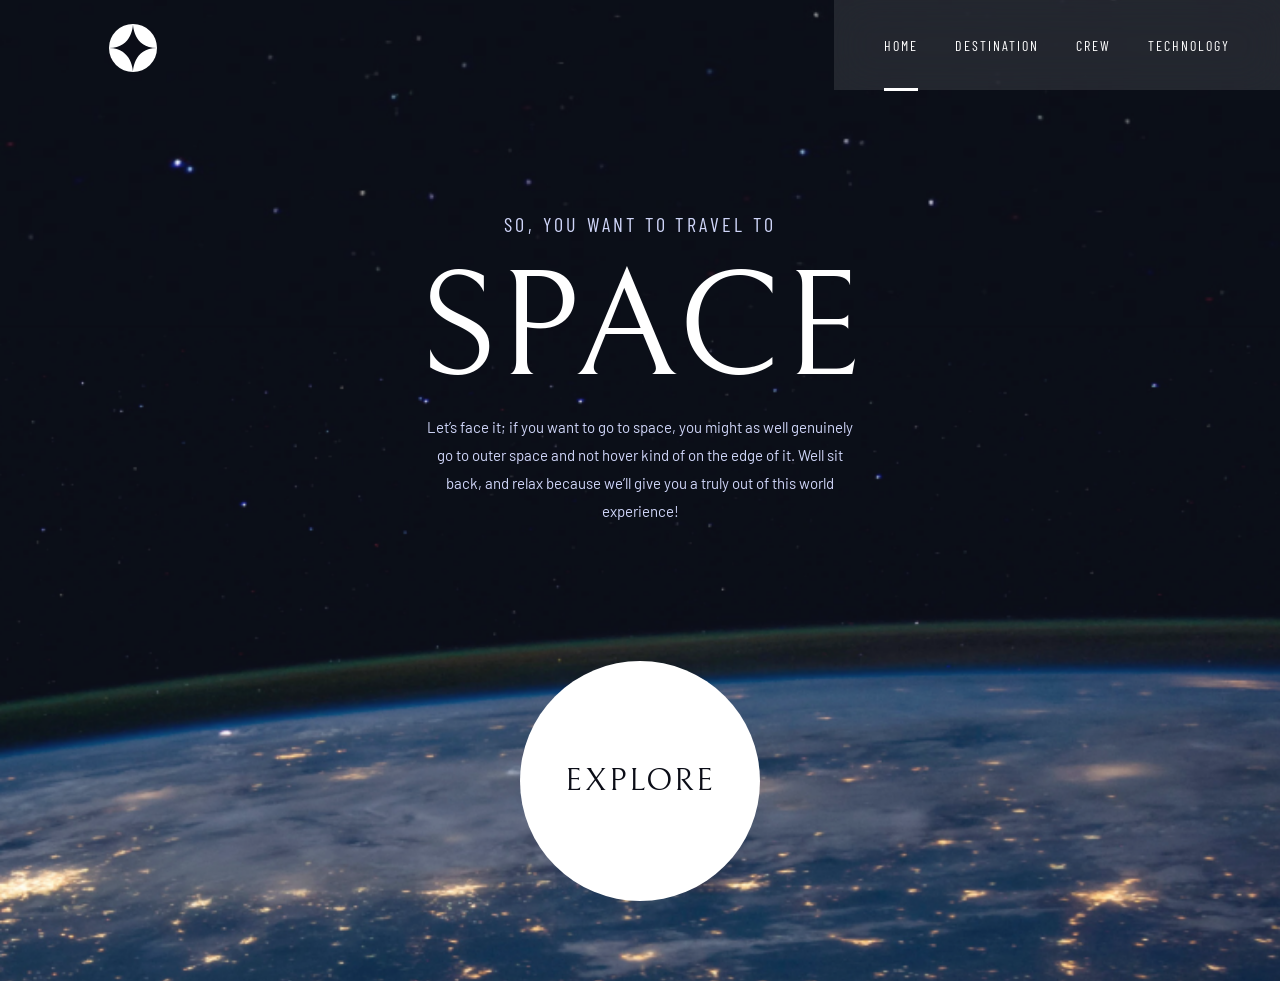
<file: index.html>
<!DOCTYPE html>
<html lang="en">
<head>
	<meta charset="UTF-8">
    <meta name="viewport" content="width=device-width, initial-scale=1.0">
    <meta name="author" content="Jules">
    <title>Space-Tourism</title>

    <link rel="stylesheet" href="css/reset.css">
	<link rel="stylesheet" href="css/helpers.css">
    <link rel="stylesheet" href="css/style.css">
</head>


<body>
	<header>
		<div class="container">
			<a href="index.html" class="logo">
                <img src="img/logo.svg" alt="Space Tourism logo">
            </a>

			<button class="burger" aria-label="Ouvrir le menu" aria-expanded="false" aria-controls="menu">
                <span></span>
                <span></span>
                <span></span>
            </button>

			<nav class="nav" id="menu">
				<ul class="nav-liste">
					<li class="nav-item"><a href="index.html" class="active"><span>00</span>HOME</a></li>
					<li class="nav-item"><a href="destination.html"><span>01</span>DESTINATION</a></li>
					<li class="nav-item"><a href="crew.html"><span>02</span>CREW</a></li>
					<li class="nav-item"><a href="techno.html"><span>03</span>TECHNOLOGY</a></li>
				</ul>
			</nav>
		</div>
	</header>

	<main>

		<section class="hero container">
			<div class="txt">
			<p class="pre-title">SO, YOU WANT TO TRAVEL TO</p>
			<h1>SPACE</h1>
			<p>Let’s face it; if you want to go to space, you might as well genuinely go to outer space and not hover kind of on the edge of it. Well sit back, and relax because we’ll give you a truly out of this world experience!</p>
			</div>
			
			<a href="destination.html" class="btn-explore">EXPLORE</a>

		</section>
		
	</main>

	<script src="js/nav.js"></script>
</body>


</html>
</file>
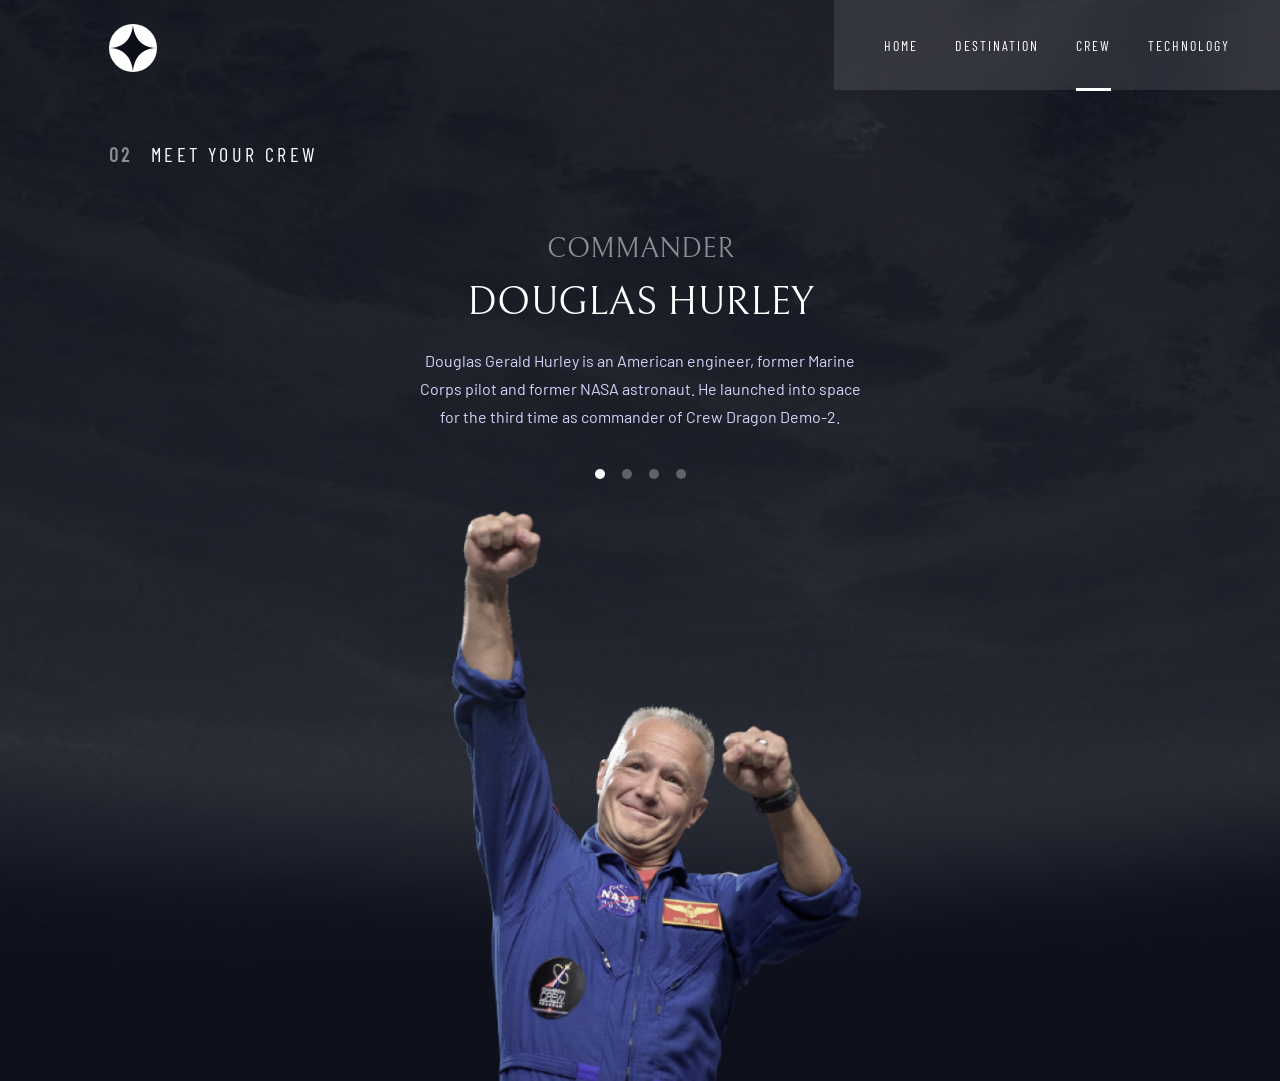
<file: crew.html>
<!DOCTYPE html>
<html lang="en">
<head>
	 <meta charset="UTF-8">
    <meta name="viewport" content="width=device-width, initial-scale=1.0">
    <meta name="author" content="Jules">
    <title>CREW</title>

<link rel="stylesheet" href="css/reset.css">
	<link rel="stylesheet" href="css/helpers.css">
    <link rel="stylesheet" href="css/style.css">
    <link rel="stylesheet" href="css/gallery.css">
</head>


<body class="page-crew">
	<header>
		<div class="container">
			<a href="index.html" class="logo">
                <img src="img/logo.svg" alt="Space Tourism logo">
            </a>

			<button class="burger" aria-label="Ouvrir le menu" aria-expanded="false" aria-controls="menu">
                <span></span>
                <span></span>
                <span></span>
            </button>

			<nav class="nav" id="menu">
				<ul class="nav-liste">
					<li class="nav-item"><a href="index.html"><span>00</span>HOME</a></li>
					<li class="nav-item"><a href="destination.html"><span>01</span>DESTINATION</a></li>
					<li class="nav-item"><a href="crew.html" class="active"><span>02</span>CREW</a></li>
					<li class="nav-item"><a href="techno.html"><span>03</span>TECHNOLOGY</a></li>
				</ul>
			</nav>
		</div>
	</header>

    <p class="pre-title container"><span>02</span>MEET YOUR CREW</p>

	<main class="container contenu-crew">
			
		    <div class="picture-crew">
			    <img src="img/douglas-d.png"  alt="photo-crew-douglas">
		    </div>

			<section class="crew-info">

<div class="crew-slider">
                    <button class="dot active" aria-label="Douglas"></button>
                    <button class="dot" aria-label="Mark"></button>
                    <button class="dot" aria-label="Victor"></button>
                    <button class="dot" aria-label="Anousheh"></button>
                </div>

			    <div class="crew-txt">
				    <h2 class="crew-role">COMMANDER</h2>
				    <h3>DOUGLAS HURLEY</h3>
			        <p>Douglas Gerald Hurley is an American engineer, former Marine Corps pilot and former NASA astronaut. He launched into space for the third time as commander of Crew Dragon Demo-2.</p>
			    </div>

		    </section>


		
	</main>

<script src="js/nav.js"></script>
	<script src="js/crew.js"></script>
	<script src="js/classes/ModalManager.js"></script>
	<script src="js/classes/DataManager.js"></script>
	<script src="js/classes/UniversalRenderer.js"></script>
	<script src="js/classes/Gallery.js"></script>
	<script src="js/gallery-init.js"></script>
	
	<!-- Gallery Button -->
	<button id="gallery-btn" class="gallery-button" style="
	    position: fixed;
	    bottom: 2rem;
	    right: 2rem;
	    background: rgba(255,255,255, 0.1);
	    border: 1px solid rgba(255,255,255, 0.3);
	    color: white;
	    padding: 1rem 2rem;
	    border-radius: 2rem;
	    cursor: pointer;
	    z-index: 100;
	">Galerie</button>
</body>


</html>
</file>
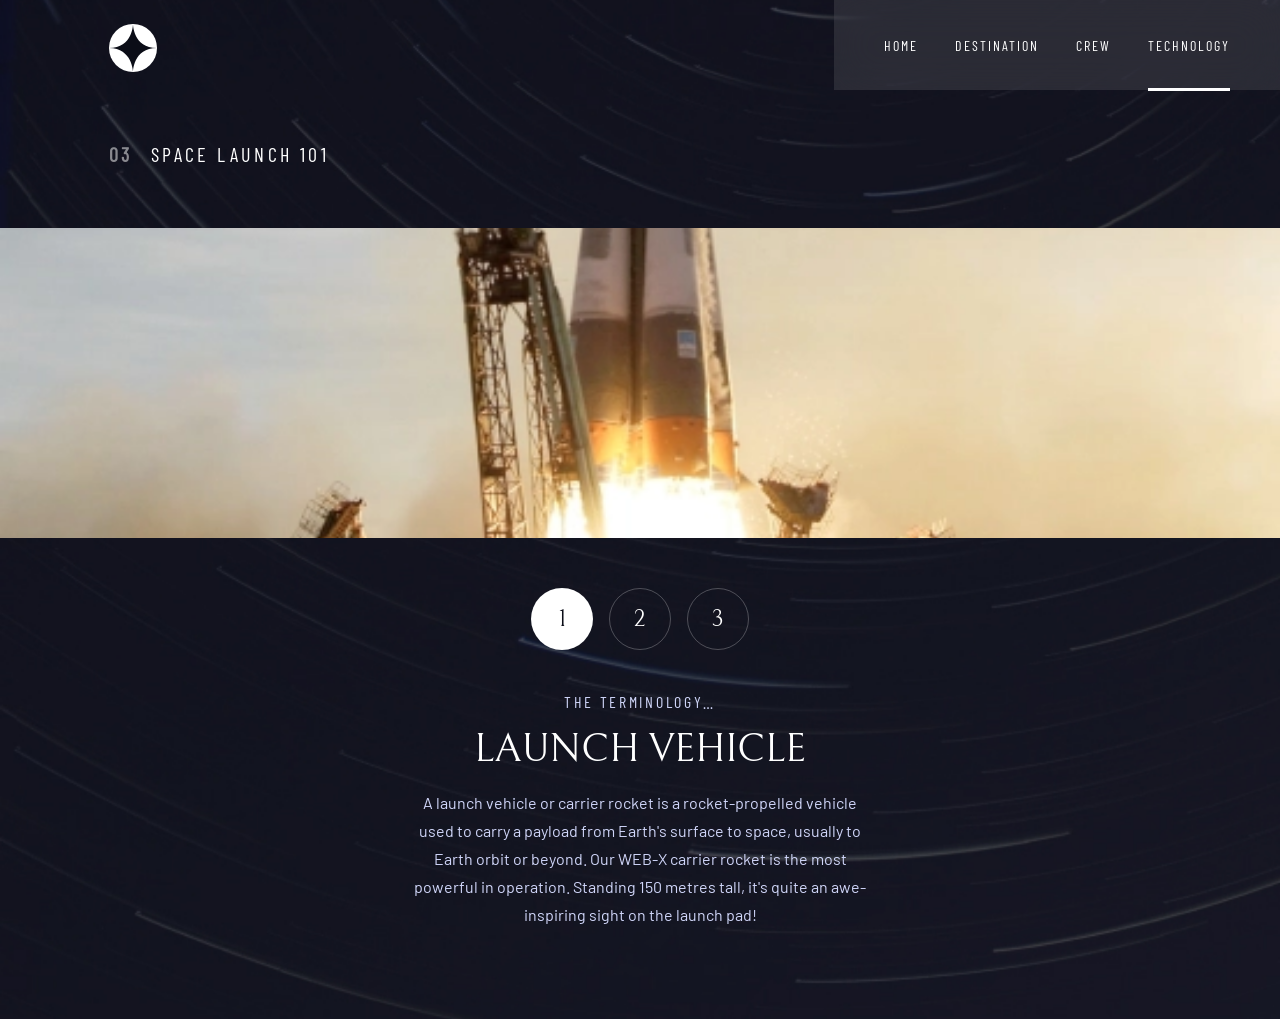
<file: techno.html>
<!DOCTYPE html>
<html lang="en">
<head>
	 <meta charset="UTF-8">
    <meta name="viewport" content="width=device-width, initial-scale=1.0">
    <meta name="author" content="Jules">
    <title>TECHNOLOGY</title>

<link rel="stylesheet" href="css/reset.css">
	<link rel="stylesheet" href="css/helpers.css">
    <link rel="stylesheet" href="css/style.css">
    <link rel="stylesheet" href="css/gallery.css">
</head>


<body class="page-techno">
	<header>
		<div class="container">
			<a href="index.html" class="logo">
                <img src="img/logo.svg" alt="Space Tourism logo">
            </a>

			<button class="burger" aria-label="Ouvrir le menu" aria-expanded="false" aria-controls="menu">
                <span></span>
                <span></span>
                <span></span>
            </button>

			<nav class="nav" id="menu">
				<ul class="nav-liste">
					<li class="nav-item"><a href="index.html"><span>00</span>HOME</a></li>
					<li class="nav-item"><a href="destination.html"><span>01</span>DESTINATION</a></li>
					<li class="nav-item"><a href="crew.html"><span>02</span>CREW</a></li>
					<li class="nav-item"><a href="techno.html" class="active"><span>03</span>TECHNOLOGY</a></li>
				</ul>
			</nav>
		</div>
	</header>


	<p class="pre-title container"><span>03</span>SPACE LAUNCH 101</p>

	<picture class="techno-img">
        <img src="img/launch.webp" alt="Image du lanceur spatial">
    </picture>

	<main class="container techno-main">

		<section class="contenu-techno">

<div class="techno-slider">
                <button class="techno-btn active" aria-label="Launch Vehicle">1</button>
                <button class="techno-btn" aria-label="Spaceport">2</button>
                <button class="techno-btn" aria-label="Space Capsule">3</button>
            </div>

			<div class="techno-txt">
				<h2 class="techno-terminology">THE TERMINOLOGY…</h2>
				<h3>LAUNCH VEHICLE</h3>
				<p>A launch vehicle or carrier rocket is a rocket-propelled vehicle used to carry a payload from Earth's surface to space, usually to Earth orbit or beyond. Our WEB-X carrier rocket is the most powerful in operation. Standing 150 metres tall, it's quite an awe-inspiring sight on the launch pad!</p>
			</div>
		</section>

	</main>

<script src="js/nav.js"></script>
	<script src="js/techno.js"></script>
	<script src="js/classes/ModalManager.js"></script>
	<script src="js/classes/DataManager.js"></script>
	<script src="js/classes/UniversalRenderer.js"></script>
	<script src="js/classes/Gallery.js"></script>
	<script src="js/gallery-init.js"></script>
	
	<!-- Gallery Button -->
	<button id="gallery-btn" class="gallery-button" style="
	    position: fixed;
	    bottom: 2rem;
	    right: 2rem;
	    background: rgba(255,255,255, 0.1);
	    border: 1px solid rgba(255,255,255, 0.3);
	    color: white;
	    padding: 1rem 2rem;
	    border-radius: 2rem;
	    cursor: pointer;
	    z-index: 100;
	">Galerie</button>
</body>


</html>
</file>
<file: css/helpers.css>
/* Débuggueur CSS  */
/* * {
  outline: 1px solid red;
} */

html {
    font-size: 62.5%; /* 1rem = 10px avec une base utilisateur de 16px */
}

/* Remove focus for mouse users */
:focus:not(:focus-visible) {
  outline: none;
}

/* Set core body defaults */
body {
  font-size: 1.6rem;
}

/* Set text selection */
::selection {
  color: #000;
  background-color: #fd0;
}

/* Set cursor pointer */
label[for],
button,
input[type="submit"],
select {
  cursor: pointer;
}

/* Remove font style on address */
address {
  font-style: normal;
}

/* Text meant only for screen readers. */
.screen-reader-text {
  clip: rect(1px, 1px, 1px, 1px);
  height: 1px;
  overflow: hidden;
  width: 1px;
  position: absolute;
  white-space: nowrap;
}

/* Image replacement technique 2012 H5BP  - https://css-tricks.com/the-image-replacement-museum/ */
.ir {
  font: 0/0 a;
  color: transparent;
  border: 0;
  text-shadow: none;
}

/* Print external URLs */
@media print {
  a[href]:not([href^='#'])::after {
    content: '('attr(href)')';
  }
}
</file>
<file: css/style.css>
/****************************
 FONTS
****************************/
@font-face {
  font-display: swap;
  font-family: 'Bellefair';
  font-style: normal;
  font-weight: 400;
  src: url('../fonts/bellefair-v15-latin-regular.woff2') format('woff2');
}

@font-face {
  font-display: swap;
  font-family: 'Barlow Condensed';
  font-style: normal;
  font-weight: 400;
  src: url('../fonts/barlow-condensed-v13-latin-regular.woff2') format('woff2');
}

@font-face {
  font-display: swap;
  font-family: 'Barlow';
  font-style: normal;
  font-weight: 400;
  src: url('../fonts/barlow-v13-latin-regular.woff2') format('woff2');
}

/****************************
 GLOBAL STYLES
****************************/
body {
  background: #0B0D17 url("../img/background-m.jpg") center/cover no-repeat;
  min-height: 100vh;
  color: #D0D6F9;
  font-family: 'Barlow', sans-serif;
  font-weight: 400;
  font-size: 1.5rem;
  
}

.container {
  padding-left: 2.4rem;
  padding-right: 2.4rem;
  max-width: 111rem;
  margin: 0 auto;
}

a {
  text-decoration: none;
  color: #fff;
}

/* Moon 3D Button */
.moon-3d-button {
  display: none !important;
  margin: 1.5rem auto 0;
  padding: 0.8rem 2rem;
  background: linear-gradient(135deg, #667eea 0%, #764ba2 100%);
  border: none;
  border-radius: 2rem;
  color: white;
  font-family: 'Barlow Condensed', sans-serif;
  font-size: 1.1rem;
  font-weight: 600;
  letter-spacing: 0.1rem;
  cursor: pointer;
  transition: all 0.3s ease;
  text-transform: uppercase;
}

/* Gallery Button */
.gallery-button {
  display: none !important;
}

.moon-3d-button:hover {
  transform: translateY(-2px);
  box-shadow: 0 8px 25px rgba(102, 126, 234, 0.4);
}

.moon-3d-button:active {
  transform: translateY(0);
}

/* Moon 3D Modal */
#moon-3d-modal {
  display: none;
  position: fixed;
  top: 0;
  left: 0;
  width: 100%;
  height: 100%;
  background: rgba(0, 0, 0, 0.9);
  z-index: 1000;
  justify-content: center;
  align-items: center;
  opacity: 0;
  transition: opacity 0.3s ease;
}

#moon-3d-modal.active {
  opacity: 1;
}

.modal-3d-content {
  background: linear-gradient(135deg, #0B0D17 0%, #1a1f3a 100%);
  border-radius: 1rem;
  width: 90%;
  max-width: 900px;
  height: 80vh;
  max-height: 700px;
  display: flex;
  flex-direction: column;
  border: 1px solid rgba(255, 255, 255, 0.1);
  box-shadow: 0 20px 60px rgba(0, 0, 0, 0.5);
}

.modal-3d-header {
  display: flex;
  justify-content: space-between;
  align-items: center;
  padding: 1.5rem 2rem;
  border-bottom: 1px solid rgba(255, 255, 255, 0.1);
}

.modal-3d-header h3 {
  color: white;
  font-family: 'Bellefair', serif;
  font-size: 2rem;
  margin: 0;
}

.modal-3d-close {
  background: none;
  border: none;
  color: #D0D6F9;
  font-size: 2.5rem;
  cursor: pointer;
  padding: 0;
  width: 40px;
  height: 40px;
  display: flex;
  align-items: center;
  justify-content: center;
  border-radius: 50%;
  transition: all 0.3s ease;
}

.modal-3d-close:hover {
  background: rgba(255, 255, 255, 0.1);
  color: white;
}

.moon-3d-container {
  flex: 1;
  width: 100%;
  position: relative;
}

.controls-info {
  padding: 1rem 2rem;
  background: rgba(0, 0, 0, 0.3);
  text-align: center;
  font-size: 0.9rem;
  color: #D0D6F9;
  border-top: 1px solid rgba(255, 255, 255, 0.1);
}


/****************************
 TYPOGRAPHY
****************************/

 p {
  line-height: 2.5rem ;
}

.pre-title {
  font-family: 'Barlow Condensed', sans-serif;
  font-size: 1.6rem;
  letter-spacing: 0.27rem;
  padding-top: 1.5rem;
  padding-bottom: 2.5rem;
  text-align: center;
  color:#fff;
}

.txt .pre-title{
  color:#D0D6F9;
  padding-top: 2rem;
  padding-bottom: 1rem;
}

.pre-title span {
  padding-right: 1.8rem;
  font-weight: 700;
  opacity: 0.5;
}

h1 {
  font-family: 'Bellefair', serif;
  color: #fff;
  font-weight: 400;
  font-size: 8rem;
}

ul li {
  list-style: none;
}


/****************************
 HEADER
****************************/
header .container {
  display: flex;
  justify-content: space-between;
  align-items: center;
  font-family: 'Barlow Condensed', sans-serif;
  padding-top: 2.4rem;
}

/* --- Bouton burger --- */
.burger {
  display: flex;
  flex-direction: column;
  align-items: center;
  justify-content: center;
  gap: 0.6rem;
  width: 2.4rem;
  height: 3rem;
  background: none;
  border: none;
  padding: 0;
  z-index: 50;
  cursor: pointer;
}

.burger span {
  display: block;
  width: 100%;
  height: 0.3rem;
  background: #D0D6F9;
  transition: all 0.4s ease;
}

/* --- Animation du burger en croix --- */
.burger.active span:nth-child(1) {
  transform: translateY(8.5px) rotate(45deg);
  background-color: #fff;
}

.burger.active span:nth-child(2) {
  opacity: 0;
}

.burger.active span:nth-child(3) {
  transform: translateY(-8.5px) rotate(-45deg);
  background-color: #fff;
}

/****************************
 NAVIGATION MOBILE
****************************/
.nav {
  position: fixed;
  top: 0;
  right: 0;
  width: 70%;
  height: 100vh;
  background: rgba(255, 255, 255, 0.1); /* un peu plus opaque */
  -webkit-backdrop-filter: blur(20px); /* compatibilité iOS Safari */
  backdrop-filter: blur(20px);
  padding: 12rem 3rem;
  transform: translateX(100%);
  transition: transform 0.4s ease;
  display: flex;
  flex-direction: column;
  z-index: 40;
}

.nav.open {
  transform: translateX(0);
}

.nav-liste {
  display: flex;
  flex-direction: column;
  gap: 3.2rem;
}

.nav-item a {
  font-family: 'Barlow Condensed', sans-serif;
  color: #fff;
  letter-spacing: 0.27rem;
  text-transform: uppercase;
  font-size: 1.6rem;
  font-weight: 400;
}

.nav-item a span {
  font-weight: 700;
  margin-right: 0.8rem;
  opacity: 0.5;
}

/****************************
 HERO
****************************/
.hero {
  display: flex;
  flex-direction: column;
  align-items: center;
  justify-content: center;
  text-align: center;
  max-width: 38rem;
  gap: 1.6rem;
  padding-top: 4.8rem;
}

.btn-explore {
  margin: 7rem 0 5rem;
  display: flex;
  align-items: center;
  justify-content: center;
  width: 15rem;
  height: 15rem;
  background-color: #fff;
  border-radius: 50%;
  flex: 0 0 15rem;
}

.hero a {
  font-family: 'Bellefair', serif;
  font-weight: 400;
  font-size: 2rem;
  letter-spacing: 0.12rem;
  color: #0B0D17;
}

/* ----------------------------------------------------------- */
/* PAGE DESTINATION */
/* ----------------------------------------------------------- */

body.page-destination {
  background-image: url("../img/background-desti-m.jpg") ;
}

.img-lune img{
  width: 17rem;
  height: 17rem;
  transition: transform 0.6s ease;
  transform-style: preserve-3d;
}

.img-lune img:hover {
  transform: rotateY(10deg) rotateX(-5deg) scale(1.05);
}


.contenu-destination {
  display: flex;
  flex-direction: column;
  justify-content: center;
  text-align: center;
}

.img-lune img {
  display: inline-block;
  margin: 0 auto;
  animation: float3d 8s ease-in-out infinite;
}

@keyframes float3d {
  0%, 100% {
    transform: rotateY(0deg) translateY(0px);
  }
  25% {
    transform: rotateY(5deg) translateY(-5px);
  }
  50% {
    transform: rotateY(0deg) translateY(-8px);
  }
  75% {
    transform: rotateY(-5deg) translateY(-5px);
  }
}

/* Animation de changement de destination */
.img-lune img.changing {
  animation: planetChange 0.6s ease-in-out;
}

@keyframes planetChange {
  0% {
    transform: rotateY(0deg) scale(1);
    opacity: 1;
  }
  50% {
    transform: rotateY(90deg) scale(0.8);
    opacity: 0.5;
  }
  100% {
    transform: rotateY(0deg) scale(1);
    opacity: 1;
  }
}

.nav-destination .liste-destination {
  display :flex;
  flex-direction: row;
  gap: 2.6rem;
  justify-content: center;
  padding-top: 2.6rem;
}

.item-destination .desti-btn {
  all: unset; 
  position: relative;
  cursor: pointer;
  font-family: 'Barlow Condensed';
  font-style: normal;
  font-weight: 400;
  color: #D0D6F9;
  font-size: 1.4rem;
  letter-spacing: 0.27rem;
  text-transform: uppercase;
  transition: color 0.3s ease;
}

/* Gestion deu before/active du nav destination  */
.item-destination .desti-btn::before {
  content: "";
  position: absolute;
  bottom: -1.5rem;
  left: 0;
  right: 0;
  height: 0.3rem;
  background-color: #fff;
  transform: scaleX(0);
  opacity: 0;
  transform-origin: center;
  transition: transform 0.3s ease, opacity 0.3s ease;
}

.item-destination .desti-btn:hover::before {
  transform: scaleX(1);
  opacity: 0.5;
  bottom: -1.5rem;
}
 /* Bouton actif : texte blanc */
.item-destination .desti-btn.active {
  color: #fff;
}

/* Soulignement visible quand actif */
.item-destination .desti-btn.active::before {
  transform: scaleX(1);
  opacity: 1;
}



  .txt-destination h2{
    font-family: 'Bellefair';
    font-style: normal;
    font-weight: 400;
    font-size: 5.6rem;
    padding-top: 2rem;
    color: #fff;
    
  }

  .txt-destination p {
   position: relative;
   padding-bottom: 2rem;
   font-size: 1.5rem;
   font-family: 'Barlow';
   font-style: normal;
   font-weight: 400;
  }

  .txt-destination p::before{
    content: "";
    position: absolute;
    bottom: -1rem; 
    left: 0;
    right: 0;
    height: 0.1rem;
    background-color: #fff;
    opacity: 0.5;
  }

  .description-destination {
    padding-top: 2rem;
    padding-bottom: 2rem;

  }
  
  .description-destination ul {
 
  padding: 0;          
  text-align: center;    
}

  .description-destination li:nth-child(1){
    
    font-family: 'Barlow Condensed';
    font-style: normal;
    font-weight: 400;
    font-size: 1.4rem;
    letter-spacing: 0.23rem;
    padding-bottom: 1rem;
  }

  .description-destination li:nth-child(2){
    color:#fff;
    font-family: 'Bellefair';
    font-style: normal;
    font-weight: 400;
    font-size: 2.8rem;
    padding-bottom: 2rem;
  }


/* ----------------------------------------------------------- */
/* PAGE CREW */
/* ----------------------------------------------------------- */

body.page-crew {
  background-image: url("../img/background-crew-m.jpg") ;
}

.crew-txt{
  text-align: center;
}

.crew-txt .crew-role {
  font-family: 'Bellefair';
  font-style: normal;
  font-weight: 400;
  font-size: 1.6rem;
  color: #fff;
  opacity: 0.5;
  padding-bottom: 0.2rem;
}

.crew-txt h3{
  font-family: 'Bellefair';
  font-style: normal;
  font-weight: 400;
  font-size: 2.4rem;
  color: #fff;
  padding-bottom: 1.5rem;
}

.crew-txt p{
  font-size: 1.5rem;
  padding-bottom: 5rem;
  font-weight: 400;
}

.contenu-crew {
  display: flex;
  flex-direction: column;
  justify-content: center;
  align-items: center;
}


.picture-crew  {
  position: relative;
  width: 17.7rem;
  height: 25rem;
  padding-top: 1rem;
}

.picture-crew::before {
  content: "";
  position: absolute;
  bottom: 2rem;
  left: 50%; 
  transform: translateX(-50%);
  width: 32.7rem;    
  height: 0.1rem;
  background-color: #383B4B;
  opacity: 1;
}

/* Style slider */
.crew-slider {
  display: flex;
  justify-content: center;
  gap: 1.7rem;
  padding-top: 1.3rem;
  padding-bottom: 3rem;
}

.dot {
  all: unset; /* supprime tout le style par défaut du bouton */
  display: block; /* comme un élément normal */
  width: 1rem;
  height: 1rem;
  border-radius: 50%;
  background-color: white;
  opacity: 0.3;
  cursor: pointer;
  transition: opacity 0.3s ease;
}

.dot.active {
  opacity: 1;
}

.dot:hover {
  opacity: 0.7;
}

/* !!!!Ajustement images mobile crew issu de js */
.crew-mark  {
  width: 15.3rem;
  height: 22.2rem;
  transform: translateY(-0.3rem)
}

.crew-victor {
  width: 18rem;
  height: 22.2rem;
  transform: translateY(-0.3rem)
}

/* Quand Anousheh est active, on élargit la boîte picture-crew */
.picture-crew:has(.crew-anousheh) {
  width: 22.6rem;
} 

.crew-anousheh  {
  width: 22.6rem;
  height: 22.3rem;
  transform: translateY(-0.4rem);
}

/* !!!! ANIMATION crew.js !!!! */

/* Transition de base du texte */
.crew-slide {
  transition: transform 1s ease-in-out, opacity 0.8s ease;
  will-change: transform, opacity;
}

/* Sorties du texte */
.crew-slide.out-left {
  transform: translateX(-100%);
  opacity: 0;
}

.crew-slide.out-right {
  transform: translateX(100%);
  opacity: 0;
}

/* Entrées du texte */
.crew-slide.in-left {
  animation: slideInLeft 1s ease forwards;
}

.crew-slide.in-right {
  animation: slideInRight 1s ease forwards;
}

/* Keyframes texte */
@keyframes slideInLeft {
  from {
    transform: translateX(-100%);
    opacity: 0;
  }
  to {
    transform: translateX(0);
    opacity: 1;
  }
}

@keyframes slideInRight {
  from {
    transform: translateX(100%);
    opacity: 0;
  }
  to {
    transform: translateX(0);
    opacity: 1;
  }
}

/* === Image === */

/* Transition douce d’opacité */
.picture-crew img {
  transition: opacity 0.6s ease;
}

/* Disparition progressive */
.fade-out {
  opacity: 0;
}

/* Réapparition fluide */
.fade-in {
  opacity: 1;
  transition: opacity 0.8s ease;
}



/* ----------------------------------------------------------- */
/* PAGE TECHNOLOGY */
/* ----------------------------------------------------------- */

body.page-techno {
  background-image: url("../img/background-techno-m.jpg") ;
}

.contenu-techno {
  display: flex;
  flex-direction: column;
  justify-content: center;
  align-items: center;
}

.techno-txt{
text-align: center;
}


.techno-img {
  width: 100%;
  height: 17rem;      /* hauteur fixe de la fenêtre de cadrage */
  overflow: hidden;   /* cache ce qui dépasse */
  position: relative;
}

.techno-img img {
  width: 100%;
  height: 100%;       /* l’image remplit le bloc */
  object-fit: cover;  /* rogne au lieu de déformer */
  object-position: center 70%; /* déplace le cadrage vertical (ajuste selon ton image) */
  display: block;
}


.techno-slider {
  display: flex;
  flex-direction: row;
  align-items: center;
  gap: 1.6rem;
  padding-top: 4rem;
  padding-bottom: 3.7rem;
}

.techno-btn {
  all: unset;
  width: 4rem;
  height: 4rem;
  border-radius: 50%;
  border: 1px solid rgba(255, 255, 255, 0.25);
  font-family: 'Bellefair', serif;
  font-size: 1.6rem;
  color: white;
  text-align: center;
  display: flex;
  align-items: center;
  justify-content: center;
  cursor: pointer;
  transition: all 0.3s ease;
}

.techno-btn.active {
  background-color: white;
  color: #0b0d17;
}

.techno-btn:hover {
  border-color: white;
}

.techno-txt h2{
  font-family: 'Barlow Condensed';
  font-style: normal;
  font-weight: 400;
  font-size: 1.4rem;
  letter-spacing: 2.36px;
  padding-bottom: 0.5rem;
}

.techno-txt h3{
  font-family: 'Bellefair';
  font-style: normal;
  font-weight: 400;
  font-size: 2.4rem;
  color:#fff;
  padding-bottom: 1rem;
}

.techno-txt p {
  font-size: 1.5rem;
  letter-spacing: 0;
  max-width: 32.7rem;
  padding-bottom: 8rem;
}

/* !!!!ANIMATION techno.js!!!!! */

/* Animation horizontale */
.techno-slide {
  transition: transform 1.2s ease-in-out, opacity 0.8s ease;
}

.techno-slide.out-left {
  transform: translateY(120vw);
  opacity: 0;
}

.techno-slide.out-right {
  transform: translateY(-120vw);
  opacity: 0;
}

.techno-slide.in {
  transform: translateY(0);
  opacity: 1; 
}


.techno-img img {
  transition: opacity 0.4s ease;
}




/* Version tablette */

@media (min-width: 768px) {

 body {
  background: #0B0D17 url("../img/background-t.jpg") center center / cover
   no-repeat;
}

  .burger {
    display: none;
  }

  header {
    position: relative;
    height: 9rem;
    
  }

  .nav {
    position: absolute; 
    transform: none;
    width: auto; /* ✅ réinitialisation */
    height: 100%;
    padding: 0 5rem;
    flex-direction: row;
    align-items: center;
    justify-content: center;
  }
  
  .nav-item span {
    display: none;
  }

  .nav-liste {
    flex-direction: row;
    gap: 3.7rem;
    justify-content: space-between;
    align-items: center;
  }

  .nav-item a {
    font-size: 1.4rem;
    letter-spacing: 0.2rem;
    text-transform: uppercase;
    display: inline-block;
    position: relative;
    color: #fff;
  }

  /* Trait sous le lien actif */
  .nav-item a.active::before {
    content: "";
    position: absolute;
    bottom: -3.5rem; 
    left: 0;
    right: 0;
    height: 0.3rem;
    background-color: #fff;
  }

  .hero {
    max-width: 46.5rem;
    padding-top: 10rem;
  }

  .pre-title {
    font-size: 2rem;
    letter-spacing: 0.34rem;
  }

  .page-destination .pre-title,
  .page-crew .pre-title,
  .page-techno .pre-title {
     text-align: left;
     padding-top: 5rem;
     padding-bottom: 6rem;
  }

  h1 {
    font-size: 15rem;
    margin-top: -3rem;
    margin-bottom: -3rem;
  }

  .btn-explore {
  margin: 12rem 0 8rem;
  width: 24rem;
  height: 24rem;
  flex: 0 0 24rem;
  }

  .hero a {
    font-size: 3.2rem;
    letter-spacing: 0.2rem;
  }

  .logo img {
    content: url("../img/logo-big.svg");
  }

   p {
  line-height: 2.8rem ;
}


/* ----------------------------------------------------------- */
/* PAGE DESTINATION Tablette*/
/* ----------------------------------------------------------- */

body.page-destination {
  background-image: url("../img/background-desti-t.jpg") ;
}

.img-lune img{
  width: 30rem;
  height: 30rem;
}


.nav-destination .liste-destination {
  gap: 3.5rem;
}

.item-destination .desti-btn {
  font-size: 1.6rem;
}

.txt-destination h2 {
  font-size: 8rem;
  padding-top: 3rem;
}

.txt-destination p {
   padding-bottom: 3.5rem;
   font-size: 1.6rem;
   max-width: 57rem;
   margin:0 auto
  }

.item-destination .desti-btn.active::before {
  bottom: -1.5rem;
}


.description-destination {
    padding-top: 3rem;
    padding-bottom: 3rem;
    display: flex;
    flex-direction: row;
    justify-content: space-around;
    max-width: 56rem;
    margin: 0 auto;

  }

.description-destination li:nth-child(1){
    
    font-family: 'Barlow Condensed';
    font-style: normal;
    font-weight: 400;
    font-size: 1.4rem;
    letter-spacing: 0.23rem;
    
  }

.description-destination li:nth-child(2){
    color:#fff;
    font-family: 'Bellefair';
    font-style: normal;
    font-weight: 400;
    font-size: 2.8rem;
  }


/* ----------------------------------------------------------- */
/* PAGE CREW Tablette*/
/* ----------------------------------------------------------- */

body.page-crew {
  background-image: url("../img/background-crew-t.jpg") ;
}

.contenu-crew {
  display: flex;
  flex-direction: column-reverse;
  justify-content: flex-end;
}

.crew-info {
  display: flex;
  flex-direction: column-reverse;
}

.crew-txt .crew-role {
  font-size: 2.8rem;
  
}

.crew-txt h3 {
  font-size: 4rem;
}

.crew-txt p {
  font-size: 1.6rem;
  max-width: 45.8rem;
  padding-bottom: 2.5rem;
}

.crew-slider {
  padding-bottom: 3rem;
}

.picture-crew {
    width: 45.6rem;
    height: 57.2rem;
  }

.picture-crew img {
   
    position: absolute;
    bottom: 0;
    left: 50%;
    transform: translateX(-50%);
    width: 45.6rem;
    height: 57.2rem;

  }

.picture-crew::before {
    display: none;
  }

  /* !!!!Ajustement images/txt tablette crew issu de js */

/* Quand Anousheh est active, on élargit la boîte picture-crew */
.picture-crew:has(.crew-anousheh) {
  width: 54rem;
} 

/* Ajustement visuel spécifique Anousheh */
.picture-crew .crew-anousheh {
  width: auto;
  height: auto;
}

/* Exception widht Mark */
.picture-crew:has(.crew-mark) ~ .crew-info .crew-txt p {
  max-width: 52rem;
}

/* Exception widht Victor */
.picture-crew:has(.crew-victor) ~ .crew-info .crew-txt p {
  max-width: 59rem;
}

/* Exception widht Anousheh */
.picture-crew:has(.crew-anousheh) ~ .crew-info .crew-txt p {
  max-width: 53rem;
}


/* ----------------------------------------------------------- */
/* PAGE TECHNOLOGY Tablette*/
/* ----------------------------------------------------------- */

body.page-techno {
  background-image: url("../img/background-techno-t.jpg") ;
}

.techno-slider {
  padding-top: 5rem;
  padding-bottom: 4rem;
}

.techno-btn {
  width: 6rem;
  height: 6rem;
  font-size: 2.4rem;
}


.techno-txt h2{
  font-size: 1.6rem;
  letter-spacing: 2.7px;
}

.techno-txt h3{
  font-size: 4rem;
}

.techno-txt p {
  font-size: 1.6rem;
  max-width: 45.8rem;
  padding-bottom: 9rem;
}

.techno-img {
  width: 100vw;
  height: 31rem;
  overflow: hidden;
  position: relative;

  /* Sort visuellement du container */
  left: 50%;
  right: 50%;
  margin-left: -50vw;
  margin-right: -50vw;
}

.techno-img img {
  width: 100%;
  height: 100%;
  object-fit: cover;
  object-position: bottom 50%; /* Ajuste le cadrage */
  display: block;
}
}



@media (min-width: 1440px) {

  html {
    overflow-x: hidden;
  }
  body {
    background-image: url(../img/background-d.jpg); 
  }

  .moon-3d-button.visible {
    display: block !important;
    position: fixed;
    bottom: 7rem;
    right: 2rem;
    z-index: 100;
    margin: 0;
    padding: 1rem 2rem;
    border-radius: 2rem;
    background: rgba(255, 255, 255, 0.1);
    border: 1px solid rgba(255, 255, 255, 0.3);
    font-size: 1.1rem;
  }

  .gallery-button {
    display: block !important;
  }

  .pre-title {
    font-size: 2.8rem;
    letter-spacing: 0.47rem;
  }

  p {
    font-size: 1.8rem;
    line-height: 3.2rem;
  }

  .hero {
    flex-direction: row;
    max-width: 111rem;
    align-items: center;
    justify-content: space-between;
    margin: 0 auto;
    padding-top: 15rem;
    padding-bottom: 13rem;
  }

  .txt {
    max-width: 45rem;
    display: flex;
    flex-direction: column;
    justify-content: flex-end;
    gap: 2.4rem;
    text-align: left;
  }

.btn-explore {
  position: relative;
  z-index: 1;
  margin-bottom: 2.4rem;
  background-color: #fff;
  color: #0B0D17;
  border-radius: 50%;
  display: flex;
  align-items: center;
  justify-content: center;
  width: 27rem;
  height: 27rem;
  flex: 0 0 27rem;
  font-family: 'Bellefair', serif;
  font-size: 3.2rem;
  letter-spacing: 0.2rem;
  transition: transform 0.3s ease;
  isolation: isolate; 
}

/* Cercle translucide pour le halo */
.btn-explore::before {
  content: "";
  position: absolute;
  inset: 0;
  background: rgba(255, 255, 255, 0.15);
  border-radius: 50%;
  transform: scale(0);
  transition: transform 0.6s ease;
  z-index: -1; 
  will-change: transform;
}

/* Effet hover */
.btn-explore:hover::before {
  transform: scale(1.65);
  opacity: 1;
}

/* HEADER */

header {
  margin-top: 4rem;
}

.nav {
  left : 50%
}

.nav-liste {
  gap : 4.8rem;
}

.nav-item {
  font-size: 1.6rem;
}

.nav-item span {
  display: inline;
  margin-right: 1rem;
}

.nav-item a.active::before {
    bottom: -3.4rem; 
}

.logo img {
  transform: translateX(-15.4rem);
}

/* BEFORE header */
header::before {
  content: "";
  position: absolute;
  top: 50%; 
  left: calc(50% - 53.5rem); 
  width: 56rem; 
  height: 1px;
  background-color: rgba(255, 255, 255, 0.25);
  transform: translateY(-50%);
  z-index: 100;
}

/* BEFORE nav hover */
.nav-item a::before {
  content: "";
  position: absolute;
  bottom: -3.4rem;
  left: 0;
  right: 0;
  height: 0.3rem;
  background-color: white;
  opacity: 0.5;
  transform: scaleX(0);
  transform-origin: center;
  transition: transform 0.3s ease, background-color 0.3s ease;
}

/* Apparition au survol */
.nav-item a:hover::before {
  transform: scaleX(1);
}

/* Renforcement du active */
.nav-item a.active::before {
  background-color: #fff;
  transform: scaleX(1);
  opacity : 1;
}

/* ----------------------------------------------------------- */
/* PAGE DESTINATION Desktop*/
/* ----------------------------------------------------------- */

body.page-destination {
  background-image: url("../img/background-desti-d.jpg");
}

.img-lune img{
  width: 44rem;
  height: 44rem;
}


.pre-title span {
  padding-right: 2.8rem;
}

.txt-destination h2{
  font-size: 10rem;
  padding-top: 3.7rem;
}

.txt-destination p{
  font-size: 1.8rem;
  padding-bottom: 6.4rem;
}

.contenu-destination {
  padding-top: 5rem;
  flex-direction: row;
  justify-content: space-between;
  text-align: left;
  align-items: center;
  gap: 5rem;
  padding-bottom: 6rem;
}

.txt-destination {
  max-width: 44.5rem;
  text-align: left;
  align-items: flex-start;
}

.nav-destination .liste-destination {
  display: flex;
  justify-content: flex-start; 
  text-align: left;
  width: 100%;
  padding-left: 0; 
}

.description-destination {
  display: flex;
  justify-content: flex-start;
  text-align: left;
  gap: 7.9rem;
  width: 100%;
}

.description-destination ul {
  text-align: left;
  margin: 0;
  padding: 0;
}


.txt-destination p::before{
    bottom: -0.5rem; 
  }

/* ----------------------------------------------------------- */
/* PAGE CREW Desktop*/
/* ----------------------------------------------------------- */

body.page-crew {
  background-image: url("../img/background-crew-d.jpg");
  overflow: hidden;
}

/* ===== Layout général ===== */
.contenu-crew {
  display: flex;
  flex-direction: row-reverse;
  justify-content: space-between;
  align-items: flex-start;
  gap: 8rem;
  padding-top: 0;
}

.picture-crew {
  position: relative;
  flex: 1;
  display: flex;
  justify-content: flex-start;
  align-items: flex-end;
  transform: scale(1.15, 1.08);
}

.picture-crew img {
  position: absolute;
  bottom: 0;
  left: 20%;
  width: auto;
  height: auto;
  max-height: 100rem;
  object-fit: contain;
  transform: none;
}

/* ===== Texte ===== */
.crew-txt {
  text-align: left;
}

.crew-txt .crew-role {
  font-size: 3.2rem;
  padding-top: 10rem;
}

.crew-txt h3 {
  font-size: 5.6rem;
}

.crew-txt p {
  font-size: 1.8rem;
  padding-bottom: 9rem;
}

.crew-slider {
  justify-content: flex-start;
  padding-bottom: 0;
}

.dot {
  width: 1.5rem;
  height: 1.5rem;
}

/* ===== Ajustements spécifiques ===== */

/* Textes spécifiques */
.picture-crew:is(:has(.crew-mark), :has(.crew-victor), :has(.crew-anousheh))
  ~ .crew-info
  .crew-txt
  p {
  max-width: 44rem;
}

/* --- Douglas (valeurs par défaut) --- */

/* --- Mark --- */
.picture-crew img.crew-mark {
  height: 65.4rem;
  bottom: -5.8rem;
  left: 0;
}

/* --- Victor --- */
.picture-crew img.crew-victor {
  height: 55rem;
  left: 25%;
}

.picture-crew:is(:has(.crew-victor))
  ~ .crew-info
  .crew-txt
  p {
  padding-bottom: 5.8rem;
}

/* --- Anousheh --- */
.picture-crew img.crew-anousheh {
  height: 60.7rem;
  bottom: -3rem;
  left: 25%;
  transform: scale(1.15);
}



/* ----------------------------------------------------------- */
/* PAGE TECHNOLOGY - DESKTOP */
/* ----------------------------------------------------------- */

body.page-techno {
  background-image: url("../img/background-techno-d.jpg");
  position : relative;
  overflow-x: hidden;
}

.page-techno .pre-title {
  padding-bottom: 13rem;
}

.techno-main {
  position: relative;
  display: flex;
  align-items: center;
  justify-content: space-between;
 
}

.contenu-techno {
  flex-direction: row;
  justify-content: flex-start;
  align-items: center;
  gap: 8rem;
}

.techno-txt {
  text-align: left;
  display: flex;
  flex-direction: column;
}

.techno-img {
  position: absolute;
  transform: translateX(200%);
  width: 51.5rem;     
  height: 52.7rem;    
  padding: 0;
  top : 40%;

  padding-bottom: 6rem;
}


.techno-img img {
  object-fit: cover;
  display: block;
  padding: 0;
  object-position: center 45%;
}


/* SLIDER & TEXTE */
.techno-slider {
  flex-direction: column;
  align-items: center;
  gap: 3.2rem;
  padding: 0;
}

.techno-btn {
  width: 8rem;
  height: 8rem;
  border-radius: 50%;
  font-size: 3.2rem;
}

.techno-txt h3 {
  font-size: 5.6rem;
  padding-bottom: 1.3rem;
}

.techno-txt p {
  max-width: 39.5rem;
  padding-top: 0;
  padding-bottom: 0;
}



}
</file>
<file: css/gallery.css>
/* 
 * FICHIER: gallery.css
 * DESCRIPTION: Styles complets pour toutes les galeries modales
 * 
 * RÔLE: Fournir les styles visuels pour les galeries de destinations,
 * d'équipage et de technologies en utilisant un design cohérent.
 */

/* === Conteneur principal de la galerie === */
.gallery {
    text-align: center;
    color: white;
    padding: 2rem;
}

/* === Zone de filtres === */
.modal-filters {
    background: rgba(255, 255, 255, 0.05);
    border-radius: 0.5rem;
    padding: 1.5rem;
    margin-bottom: 1.5rem;
    border: 1px solid rgba(255, 255, 255, 0.1);
}

.filter-controls {
    display: flex;
    gap: 1.5rem;
    flex-wrap: wrap;
    justify-content: center;
    align-items: flex-end;
}

.filter-group {
    display: flex;
    flex-direction: column;
    gap: 0.5rem;
    min-width: 200px;
}

.filter-group label {
    color: #D0D6F9;
    font-size: 0.875rem;
    text-transform: uppercase;
    letter-spacing: 0.1em;
    font-weight: 500;
    font-family: 'Barlow Condensed', sans-serif;
}

.filter-select {
    background: rgba(255, 255, 255, 0.1);
    border: 1px solid rgba(255, 255, 255, 0.3);
    color: white;
    padding: 0.75rem 1rem;
    border-radius: 0.25rem;
    font-size: 0.875rem;
    font-family: inherit;
    cursor: pointer;
    transition: all 0.3s ease;
    outline: none;
}

.filter-select:hover {
    background: rgba(255, 255, 255, 0.15);
    border-color: rgba(255, 255, 255, 0.5);
}

.filter-select:focus {
    border-color: #4EA8DE;
    box-shadow: 0 0 0 2px rgba(78, 168, 222, 0.3);
}

.filter-select option {
    background: #0B0D17;
    color: white;
    padding: 0.5rem;
}

.gallery h3 {
    margin-bottom: 2rem;
    font-size: 1.5rem;
    font-weight: 400;
    text-transform: uppercase;
    letter-spacing: 0.1em;
    font-family: 'Barlow Condensed', sans-serif;
}

/* === Grilles de Galerie === */
.gallery-grid,
.crew-gallery-grid,
.techno-gallery-grid {
    display: grid;
    gap: 1.5rem;
    margin-top: 2rem;
    justify-items: center;
}

/* Grille pour destinations - petites icônes circulaires */
.gallery-grid {
    display: flex;
    flex-direction: row;
    gap: 2rem;
    justify-content: center;
    align-items: center;
    max-width: 100%;
    margin: 2rem auto 0;
    flex-wrap: wrap;
}



/* === Cartes d'Images  === */
.gallery-image-card,
.modal-body .gallery-image-card {
    cursor: pointer;
    transition: all 0.3s ease;
    border-radius: 8px;
    overflow: hidden;
    position: relative;
    width: 200px !important;
    border: 2px solid rgba(255, 255, 255, 0.2);
    background: rgba(255, 255, 255, 0.05);
    display: flex;
    flex-direction: column;
    align-items: center;
    padding: 1rem;
    margin: 0 auto;
}

.gallery-image-card img,
.modal-body .gallery-image-card img {
    width: 120px !important;
    height: 120px !important;
    object-fit: cover;
    object-position: center;
    transition: all 0.3s ease;
    display: block;
    border-radius: 50%;
    max-width: none !important;
    max-height: none !important;
    margin-bottom: 0.5rem;
}

.gallery-item-label {
    text-align: center;
    font-family: 'Barlow Condensed', sans-serif;
    font-size: 1.2rem;
    color: #D0D6F9;
    letter-spacing: 0.2rem;
    text-transform: uppercase;
    line-height: 1.2;
}

/* Ajustements spécifiques pour les images de crew */
.gallery-mission-specialist img,
.modal-body .gallery-mission-specialist img {
    object-position: center 1% !important;
}

.gallery-pilot img,
.modal-body .gallery-pilot img {
    object-position: center 10% !important;
}

.gallery-image-card:hover,
.gallery-image-card-hover {
    transform: scale(1.1);
    border-color: rgba(255, 255, 255, 0.5);
    box-shadow: 0 5px 15px rgba(0, 0, 0, 0.3);
}

.gallery-image-card-selected {
    border-color: #4EA8DE;
    box-shadow: 0 0 15px rgba(78, 168, 222, 0.6);
    transform: scale(1.15);
}

.gallery-image-card-selected img {
    opacity: 0.9;
}

/* === Cartes Crew et Techno === */
.crew-card,
.techno-card {
    background: rgba(255, 255, 255, 0.05);
    border: 1px solid rgba(255, 255, 255, 0.2);
    border-radius: 8px;
    overflow: hidden;
    transition: all 0.3s ease;
    cursor: pointer;
}

.crew-card:hover,
.techno-card:hover,
.crew-card-hover,
.techno-card-hover {
    transform: translateY(-5px);
    border-color: rgba(255, 255, 255, 0.4);
    box-shadow: 0 10px 25px rgba(0, 0, 0, 0.3);
}

.crew-card-selected,
.techno-card-selected {
    border-color: #4EA8DE;
    box-shadow: 0 0 20px rgba(78, 168, 222, 0.4);
}

/* Images des cartes crew/techno */
.crew-card-image,
.techno-card-image {
    width: 100%;
    height: 150px;
    overflow: hidden;
}

.crew-card-image img,
.techno-card-image img {
    width: 100%;
    height: 100%;
    object-fit: cover;
    transition: transform 0.3s ease;
}

.crew-card:hover .crew-card-image img,
.techno-card:hover .techno-card-image img {
    transform: scale(1.05);
}

/* Informations des cartes crew/techno */
.crew-card-info,
.techno-card-info {
    padding: 1rem;
    color: white;
}

.crew-card-info h4,
.techno-card-info h4 {
    margin: 0 0 0.5rem 0;
    font-size: 0.875rem;
    color: #4EA8DE;
    text-transform: uppercase;
    letter-spacing: 0.1em;
}

.crew-card-info h5,
.techno-card-info h5 {
    margin: 0 0 0.5rem 0;
    font-size: 1.125rem;
    font-weight: 600;
}

.crew-card-info p,
.techno-card-info p {
    margin: 0;
    font-size: 0.875rem;
    line-height: 1.4;
    opacity: 0.8;
}

/* Boutons de sélection crew/techno */
.crew-card-select,
.techno-card-select {
    width: 100%;
    padding: 0.75rem;
    background: transparent;
    border: 1px solid rgba(255, 255, 255, 0.3);
    color: white;
    cursor: pointer;
    transition: all 0.3s ease;
    font-family: inherit;
    text-transform: uppercase;
    letter-spacing: 0.1em;
    font-size: 0.875rem;
}

.crew-card-select:hover,
.techno-card-select:hover {
    background: rgba(255, 255, 255, 0.1);
    border-color: white;
}

/* === Bouton de Galerie dans la page === */
.gallery-btn {
    background: transparent;
    border: 1px solid rgba(255, 255, 255, 0.5);
    color: white;
    padding: 0.5rem 1rem;
    border-radius: 2rem;
    cursor: pointer;
    font-size: 0.875rem;
    transition: all 0.3s ease;
    margin-left: 1rem;
    font-family: inherit;
    text-transform: uppercase;
    letter-spacing: 0.1em;
}

.gallery-btn:hover {
    background: rgba(255, 255, 255, 0.1);
    border-color: white;
}

.gallery-btn:focus {
    outline: 2px solid #4EA8DE;
    outline-offset: 2px;
}

/* Styles pour les boutons dans les sliders */
.crew-slider .gallery-btn,
.techno-slider .gallery-btn {
    margin-top: 0.5rem;
    display: inline-block;
}

/* === Responsive Design === */
@media (max-width: 768px) {
    .gallery {
        padding: 1rem;
    }
    
    .modal-filters {
        padding: 1rem;
        margin-bottom: 1rem;
    }
    
    .filter-controls {
        flex-direction: column;
        gap: 1rem;
        align-items: stretch;
    }
    
    .filter-group {
        min-width: auto;
    }
    
    .gallery-grid {
        grid-template-columns: repeat(3, 1fr);
        gap: 1rem;
    }
    
    .crew-gallery-grid,
    .techno-gallery-grid {
        grid-template-columns: 1fr;
        gap: 1.5rem;
    }
    
    .gallery h3 {
        font-size: 1.25rem;
        margin-bottom: 1.5rem;
    }
    
    .gallery-image-card {
        width: 70px;
        height: 70px;
    }
    
    .crew-card-image,
    .techno-card-image {
        height: 120px;
    }
}

@media (max-width: 480px) {
    .modal-filters {
        padding: 0.75rem;
    }
    
    .filter-group label {
        font-size: 0.75rem;
    }
    
    .filter-select {
        padding: 0.5rem 0.75rem;
        font-size: 0.75rem;
    }
    
    .gallery-grid {
        grid-template-columns: repeat(2, 1fr);
        gap: 1rem;
    }
    
    .gallery-image-card {
        width: 60px;
        height: 60px;
    }
    
    .crew-card-info,
    .techno-card-info {
        padding: 0.75rem;
    }
    
    .crew-card-info h5,
    .techno-card-info h5 {
        font-size: 1rem;
    }
    
    .crew-card-info p,
    .techno-card-info p {
        font-size: 0.8rem;
    }
}
</file>
